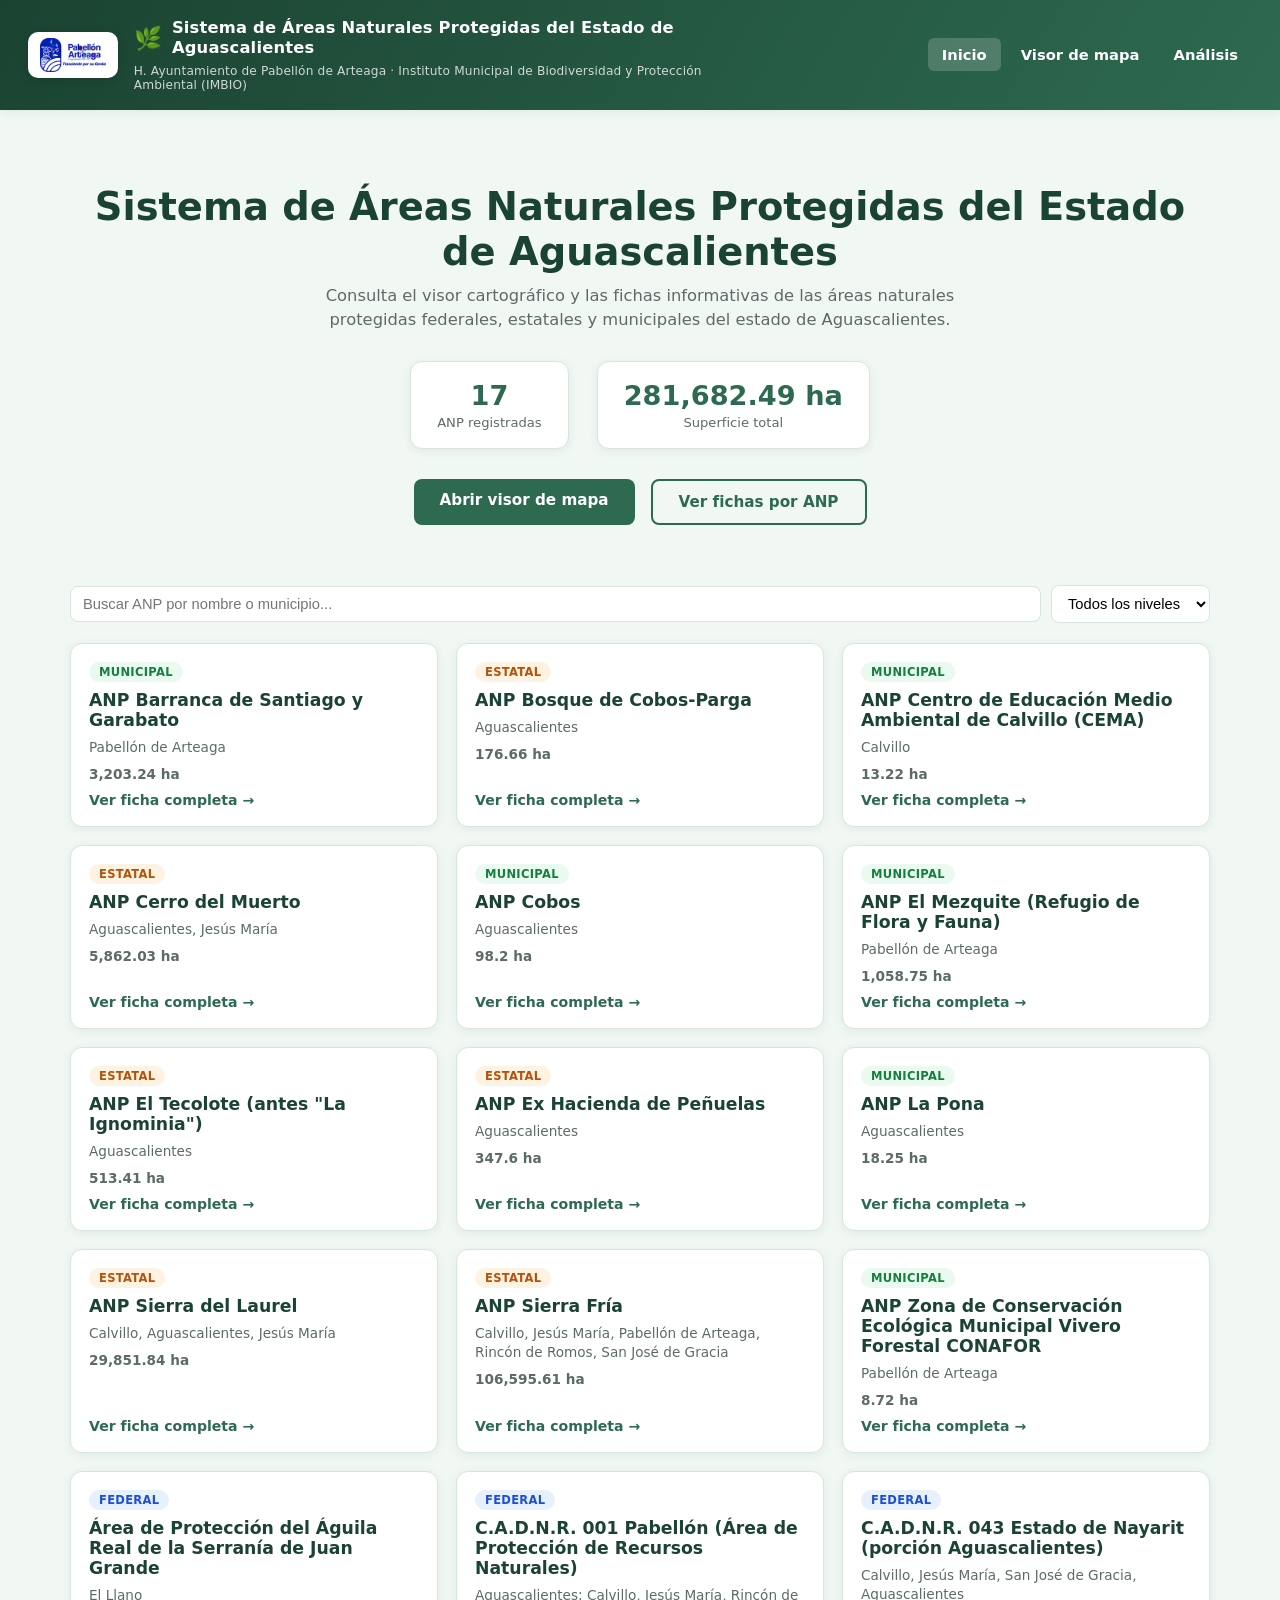
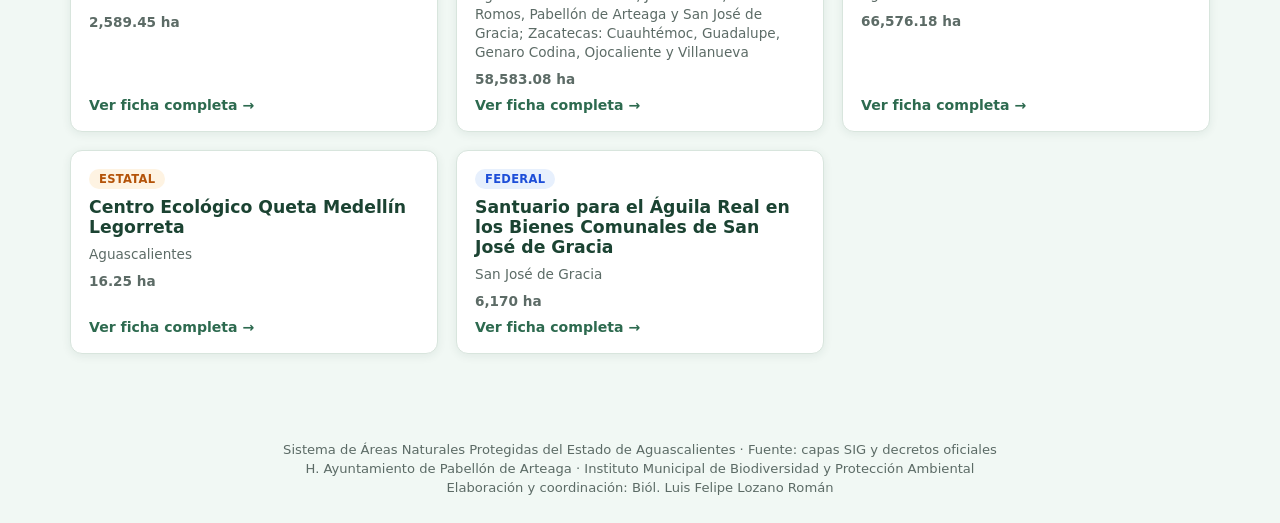
<file: index.html>
<!doctype html>
<html lang="es">
<head>
<meta charset="utf-8">
<meta name="viewport" content="width=device-width, initial-scale=1">
<title>Sistema de Áreas Naturales Protegidas del Estado de Aguascalientes</title>
<link rel="stylesheet" href="css/style.css">
</head>
<body>

<header class="site-header">
  <div class="brand-group">
    <span class="logo-ayto-wrap"><img class="logo-ayto" src="assets/img/logo_ayuntamiento.jpg" alt="H. Ayuntamiento de Pabellón de Arteaga"></span>
    <div>
      <div class="brand"><span class="leaf">🌿</span> Sistema de Áreas Naturales Protegidas del Estado de Aguascalientes</div>
      <div class="creditos-header">H. Ayuntamiento de Pabellón de Arteaga · Instituto Municipal de Biodiversidad y Protección Ambiental (IMBIO)</div>
    </div>
  </div>
  <nav class="site-nav">
    <a href="index.html" class="active">Inicio</a>
    <a href="visor.html">Visor de mapa</a>
    <a href="analisis.html">Análisis</a>
  </nav>
</header>

<main>
  <section class="hero">
    <h1>Sistema de Áreas Naturales Protegidas del Estado de Aguascalientes</h1>
    <p>Consulta el visor cartográfico y las fichas informativas de las áreas naturales protegidas federales, estatales y municipales del estado de Aguascalientes.</p>
    <div class="stats-row" id="statsRow"></div>
    <div class="cta-row">
      <a href="visor.html" class="btn btn-primary">Abrir visor de mapa</a>
      <a href="#listado" class="btn btn-outline">Ver fichas por ANP</a>
    </div>
  </section>

  <section id="listado">
    <div class="filtros">
      <input type="search" id="buscador" placeholder="Buscar ANP por nombre o municipio...">
      <select id="filtroNivel">
        <option value="">Todos los niveles</option>
        <option value="federal">Federal</option>
        <option value="estatal">Estatal</option>
        <option value="municipal">Municipal</option>
      </select>
    </div>
    <div class="grid-fichas" id="gridFichas"></div>
  </section>
</main>

<footer class="site-footer">
  <p>Sistema de Áreas Naturales Protegidas del Estado de Aguascalientes · Fuente: capas SIG y decretos oficiales</p>
  <p>H. Ayuntamiento de Pabellón de Arteaga · Instituto Municipal de Biodiversidad y Protección Ambiental</p>
  <p>Elaboración y coordinación: Biól. Luis Felipe Lozano Román</p>
</footer>

<script src="js/datos.js"></script>
<script>
let TODAS = [];

function badgeTexto(nivel) {
  if (esTodo(nivel)) return 'Nivel por confirmar';
  return nivel;
}

function render(lista) {
  const grid = document.getElementById('gridFichas');
  grid.innerHTML = '';
  if (lista.length === 0) {
    grid.innerHTML = '<p style="color:var(--texto-suave)">No se encontraron áreas naturales protegidas con ese criterio.</p>';
    return;
  }
  for (const anp of lista) {
    const card = document.createElement('a');
    card.href = `ficha.html?id=${anp.id}`;
    card.className = 'card-anp';
    card.innerHTML = `
      <span class="badge ${nivelBadgeClass(anp.nivel)}">${badgeTexto(anp.nivel)}</span>
      <h3>${anp.nombre}</h3>
      <div class="meta">${esTodo(anp.municipios) || !anp.municipios ? 'Municipio por confirmar' : anp.municipios}</div>
      <div class="meta"><strong>${formatoHectareas(anp.hectareas)}</strong></div>
      <span class="ver-mas">Ver ficha completa →</span>
    `;
    grid.appendChild(card);
  }
}

function aplicarFiltros() {
  const q = document.getElementById('buscador').value.trim().toLowerCase();
  const nivel = document.getElementById('filtroNivel').value;
  const filtradas = TODAS.filter(a => {
    const coincideTexto = !q || a.nombre.toLowerCase().includes(q) || (a.municipios || '').toLowerCase().includes(q);
    const coincideNivel = !nivel || (a.nivel || '').toLowerCase().includes(nivel);
    return coincideTexto && coincideNivel;
  });
  render(filtradas);
}

async function init() {
  TODAS = await cargarANPs();
  TODAS.sort((a, b) => a.nombre.localeCompare(b.nombre, 'es'));
  render(TODAS);

  const totalHa = TODAS.reduce((sum, a) => sum + (a.hectareas || 0), 0);
  document.getElementById('statsRow').innerHTML = `
    <div class="stat-card"><div class="num">${TODAS.length}</div><div class="label">ANP registradas</div></div>
    <div class="stat-card"><div class="num">${formatoHectareas(totalHa)}</div><div class="label">Superficie total</div></div>
  `;

  document.getElementById('buscador').addEventListener('input', aplicarFiltros);
  document.getElementById('filtroNivel').addEventListener('change', aplicarFiltros);
}

init();
</script>
</body>
</html>
</file>
<file: css/style.css>
:root {
  --verde-oscuro: #1b4332;
  --verde: #2d6a4f;
  --verde-claro: #52b788;
  --verde-fondo: #f1f8f4;
  --tierra: #b08968;
  --texto: #22333b;
  --texto-suave: #5c6b66;
  --borde: #d8e5dd;
  --blanco: #ffffff;
  --sombra: 0 2px 10px rgba(27, 67, 50, 0.08);
}

* { box-sizing: border-box; }

body {
  margin: 0;
  font-family: "Segoe UI", system-ui, -apple-system, sans-serif;
  color: var(--texto);
  background: var(--verde-fondo);
}

a { color: var(--verde); text-decoration: none; }
a:hover { text-decoration: underline; }

header.site-header {
  background: linear-gradient(120deg, var(--verde-oscuro), var(--verde));
  color: var(--blanco);
  padding: 18px 28px;
  display: flex;
  align-items: center;
  justify-content: space-between;
  flex-wrap: wrap;
  gap: 12px;
  box-shadow: var(--sombra);
}

header.site-header .brand-group {
  display: flex;
  align-items: center;
  gap: 16px;
}

header.site-header .logo-ayto-wrap {
  display: flex;
  align-items: center;
  justify-content: center;
  background: var(--blanco);
  border-radius: 10px;
  box-shadow: 0 2px 10px rgba(0,0,0,0.16);
  flex-shrink: 0;
  padding: 6px 12px;
}

header.site-header .logo-ayto {
  display: block;
  height: 34px;
  width: auto;
  object-fit: contain;
}

header.site-header .brand {
  display: flex;
  align-items: center;
  gap: 10px;
  font-size: 1.02rem;
  font-weight: 700;
  letter-spacing: 0.2px;
  max-width: 620px;
  line-height: 1.25;
}

header.site-header .brand span.leaf { font-size: 1.4rem; }

header.site-header .creditos-header {
  margin-top: 5px;
  font-size: 0.76rem;
  font-weight: 500;
  color: rgba(255,255,255,0.78);
  letter-spacing: 0.15px;
  max-width: 620px;
}

@media (max-width: 560px) {
  header.site-header .logo-ayto { height: 26px; }
  header.site-header .logo-ayto-wrap { padding: 5px 9px; }
  header.site-header .brand { font-size: 0.9rem; }
  header.site-header .creditos-header { font-size: 0.7rem; }
}

nav.site-nav {
  display: flex;
  gap: 6px;
}

nav.site-nav a {
  color: var(--blanco);
  padding: 8px 14px;
  border-radius: 6px;
  font-size: 0.92rem;
  font-weight: 600;
}

nav.site-nav a:hover, nav.site-nav a.active {
  background: rgba(255,255,255,0.18);
  text-decoration: none;
}

main {
  max-width: 1180px;
  margin: 0 auto;
  padding: 28px 20px 60px;
}

.hero {
  text-align: center;
  padding: 46px 20px 34px;
}

.hero h1 {
  font-size: clamp(1.6rem, 3vw, 2.4rem);
  color: var(--verde-oscuro);
  margin: 0 0 10px;
}

.hero p {
  color: var(--texto-suave);
  max-width: 640px;
  margin: 0 auto;
  font-size: 1.02rem;
  line-height: 1.5;
}

.stats-row {
  display: flex;
  justify-content: center;
  gap: 28px;
  flex-wrap: wrap;
  margin: 28px 0 8px;
}

.stat-card {
  background: var(--blanco);
  border: 1px solid var(--borde);
  border-radius: 12px;
  padding: 18px 26px;
  text-align: center;
  min-width: 140px;
  box-shadow: var(--sombra);
}

.stat-card .num {
  font-size: 1.7rem;
  font-weight: 800;
  color: var(--verde);
}

.stat-card .label {
  font-size: 0.82rem;
  color: var(--texto-suave);
  margin-top: 4px;
}

.cta-row {
  display: flex;
  justify-content: center;
  gap: 16px;
  margin-top: 30px;
  flex-wrap: wrap;
}

.btn {
  display: inline-block;
  padding: 12px 26px;
  border-radius: 8px;
  font-weight: 700;
  font-size: 0.95rem;
  cursor: pointer;
  border: none;
}

.btn-primary {
  background: var(--verde);
  color: var(--blanco);
}
.btn-primary:hover { background: var(--verde-oscuro); text-decoration: none; }

.btn-outline {
  background: transparent;
  color: var(--verde);
  border: 2px solid var(--verde);
}
.btn-outline:hover { background: var(--verde-fondo); text-decoration: none; }

.filtros {
  display: flex;
  gap: 10px;
  flex-wrap: wrap;
  margin: 26px 0 18px;
  align-items: center;
}

.filtros input[type="search"],
.filtros select {
  padding: 9px 12px;
  border: 1px solid var(--borde);
  border-radius: 8px;
  font-size: 0.92rem;
  background: var(--blanco);
}

.filtros input[type="search"] { flex: 1; min-width: 200px; }

.grid-fichas {
  display: grid;
  grid-template-columns: repeat(auto-fill, minmax(280px, 1fr));
  gap: 18px;
  margin-top: 20px;
}

.card-anp {
  background: var(--blanco);
  border: 1px solid var(--borde);
  border-radius: 12px;
  padding: 18px;
  box-shadow: var(--sombra);
  transition: transform 0.15s ease, box-shadow 0.15s ease;
  display: flex;
  flex-direction: column;
  gap: 8px;
}

.card-anp:hover {
  transform: translateY(-3px);
  box-shadow: 0 6px 18px rgba(27,67,50,0.14);
}

.badge {
  display: inline-block;
  padding: 3px 10px;
  border-radius: 999px;
  font-size: 0.72rem;
  font-weight: 700;
  text-transform: uppercase;
  letter-spacing: 0.3px;
  width: fit-content;
}

.badge-federal { background: #e7f0fd; color: #1d4ed8; }
.badge-estatal { background: #fef3e2; color: #b45309; }
.badge-municipal { background: #eafaf0; color: #15803d; }
.badge-todo { background: #f1f1f1; color: #6b7280; }

.card-anp h3 {
  margin: 0;
  font-size: 1.08rem;
  color: var(--verde-oscuro);
}

.card-anp .meta {
  font-size: 0.85rem;
  color: var(--texto-suave);
  line-height: 1.4;
}

.card-anp .ver-mas {
  margin-top: auto;
  font-weight: 700;
  font-size: 0.88rem;
}

#mapa {
  width: 100%;
  height: calc(100vh - 200px);
  min-height: 480px;
  border-radius: 12px;
  border: 1px solid var(--borde);
  box-shadow: var(--sombra);
}

.visor-layout {
  display: grid;
  grid-template-columns: 300px 1fr;
  gap: 18px;
}

@media (max-width: 820px) {
  .visor-layout { grid-template-columns: 1fr; }
  #mapa { height: 60vh; }
}

.panel-lateral {
  background: var(--blanco);
  border: 1px solid var(--borde);
  border-radius: 12px;
  padding: 16px;
  box-shadow: var(--sombra);
  max-height: calc(100vh - 200px);
  overflow-y: auto;
}

.panel-lateral h2 {
  font-size: 1rem;
  color: var(--verde-oscuro);
  margin-top: 0;
}

.lista-anp-visor { list-style: none; margin: 0; padding: 0; }

.lista-anp-visor li {
  padding: 9px 8px;
  border-radius: 6px;
  cursor: pointer;
  font-size: 0.88rem;
  border-bottom: 1px solid var(--borde);
}

.lista-anp-visor li:hover, .lista-anp-visor li.activa {
  background: var(--verde-fondo);
}

.leaflet-popup-content b { color: var(--verde-oscuro); }
.leaflet-popup-content a.popup-link {
  display: inline-block;
  margin-top: 6px;
  font-weight: 700;
}

.ficha-header {
  background: var(--blanco);
  border: 1px solid var(--borde);
  border-radius: 14px;
  padding: 26px;
  box-shadow: var(--sombra);
  margin-bottom: 22px;
}

.ficha-header h1 {
  margin: 8px 0 4px;
  color: var(--verde-oscuro);
  font-size: 1.6rem;
}

.ficha-grid {
  display: grid;
  grid-template-columns: 1.1fr 1fr;
  gap: 22px;
}

@media (max-width: 900px) {
  .ficha-grid { grid-template-columns: 1fr; }
}

.ficha-mapa {
  height: 380px;
  border-radius: 12px;
  border: 1px solid var(--borde);
  box-shadow: var(--sombra);
}

.ficha-datos {
  background: var(--blanco);
  border: 1px solid var(--borde);
  border-radius: 12px;
  padding: 20px;
  box-shadow: var(--sombra);
}

.ficha-datos dl {
  margin: 0;
  display: grid;
  grid-template-columns: 130px 1fr;
  row-gap: 10px;
  column-gap: 10px;
  font-size: 0.93rem;
}

.ficha-datos dt {
  color: var(--texto-suave);
  font-weight: 600;
}

.ficha-datos dd { margin: 0; }

.descripcion-box {
  background: var(--blanco);
  border: 1px solid var(--borde);
  border-radius: 12px;
  padding: 20px;
  margin-top: 18px;
  box-shadow: var(--sombra);
  line-height: 1.6;
}

.descripcion-box h2 { margin-top: 0; color: var(--verde-oscuro); font-size: 1.1rem; }

.docs-box {
  margin-top: 18px;
  display: flex;
  gap: 12px;
  flex-wrap: wrap;
}

.doc-link {
  display: flex;
  align-items: center;
  gap: 8px;
  background: var(--blanco);
  border: 1px solid var(--borde);
  border-radius: 10px;
  padding: 12px 16px;
  font-weight: 700;
  font-size: 0.9rem;
  color: var(--verde-oscuro);
  box-shadow: var(--sombra);
}

.doc-link:hover { background: var(--verde-fondo); text-decoration: none; }

.aviso-todo {
  background: #fff7ed;
  border: 1px solid #fdba74;
  color: #9a3412;
  padding: 8px 12px;
  border-radius: 8px;
  font-size: 0.82rem;
  margin-top: 10px;
}

footer.site-footer {
  text-align: center;
  padding: 24px;
  color: var(--texto-suave);
  font-size: 0.82rem;
}

footer.site-footer p {
  margin: 4px 0;
}

.volver-link {
  display: inline-block;
  margin-bottom: 14px;
  font-weight: 600;
  font-size: 0.9rem;
}

.analisis-intro {
  max-width: 900px;
  line-height: 1.65;
  margin-bottom: 24px;
}
.analisis-intro p { margin: 0 0 12px; }

.stats-grid {
  display: grid;
  grid-template-columns: repeat(auto-fit, minmax(180px, 1fr));
  gap: 16px;
  margin: 22px 0 30px;
}

.stats-grid .stat-card .num { font-size: 1.5rem; }
.stats-grid .stat-card .label { line-height: 1.35; }

.tabla-wrap {
  overflow-x: auto;
  background: var(--blanco);
  border: 1px solid var(--borde);
  border-radius: 12px;
  box-shadow: var(--sombra);
  margin-bottom: 30px;
}

table.tabla-anp {
  width: 100%;
  border-collapse: collapse;
  font-size: 0.86rem;
  min-width: 720px;
}

table.tabla-anp caption {
  text-align: left;
  font-weight: 700;
  color: var(--verde-oscuro);
  padding: 14px 16px 6px;
  font-size: 0.95rem;
}

table.tabla-anp th, table.tabla-anp td {
  padding: 9px 14px;
  text-align: left;
  border-bottom: 1px solid var(--borde);
  white-space: nowrap;
}

table.tabla-anp td:nth-child(3), table.tabla-anp th:nth-child(3) { white-space: normal; min-width: 160px; }
table.tabla-anp td:last-child, table.tabla-anp th:last-child { text-align: right; }

table.tabla-anp thead th {
  background: var(--verde-fondo);
  color: var(--verde-oscuro);
  font-weight: 700;
  position: sticky;
  top: 0;
}

table.tabla-anp tbody tr:hover { background: var(--verde-fondo); }

table.tabla-anp tfoot td {
  font-weight: 700;
  border-top: 2px solid var(--verde);
  background: #fafdfb;
}

.nota-tabla {
  font-size: 0.78rem;
  color: var(--texto-suave);
  padding: 8px 16px 14px;
}

.chart-box {
  background: var(--blanco);
  border: 1px solid var(--borde);
  border-radius: 12px;
  padding: 20px;
  box-shadow: var(--sombra);
  margin-bottom: 26px;
}

.chart-box h2 { margin-top: 0; color: var(--verde-oscuro); font-size: 1.1rem; }
.chart-box canvas { max-width: 100%; }

.charts-row {
  display: grid;
  grid-template-columns: 1fr 1fr;
  gap: 20px;
}

@media (max-width: 820px) {
  .charts-row { grid-template-columns: 1fr; }
}
</file>
